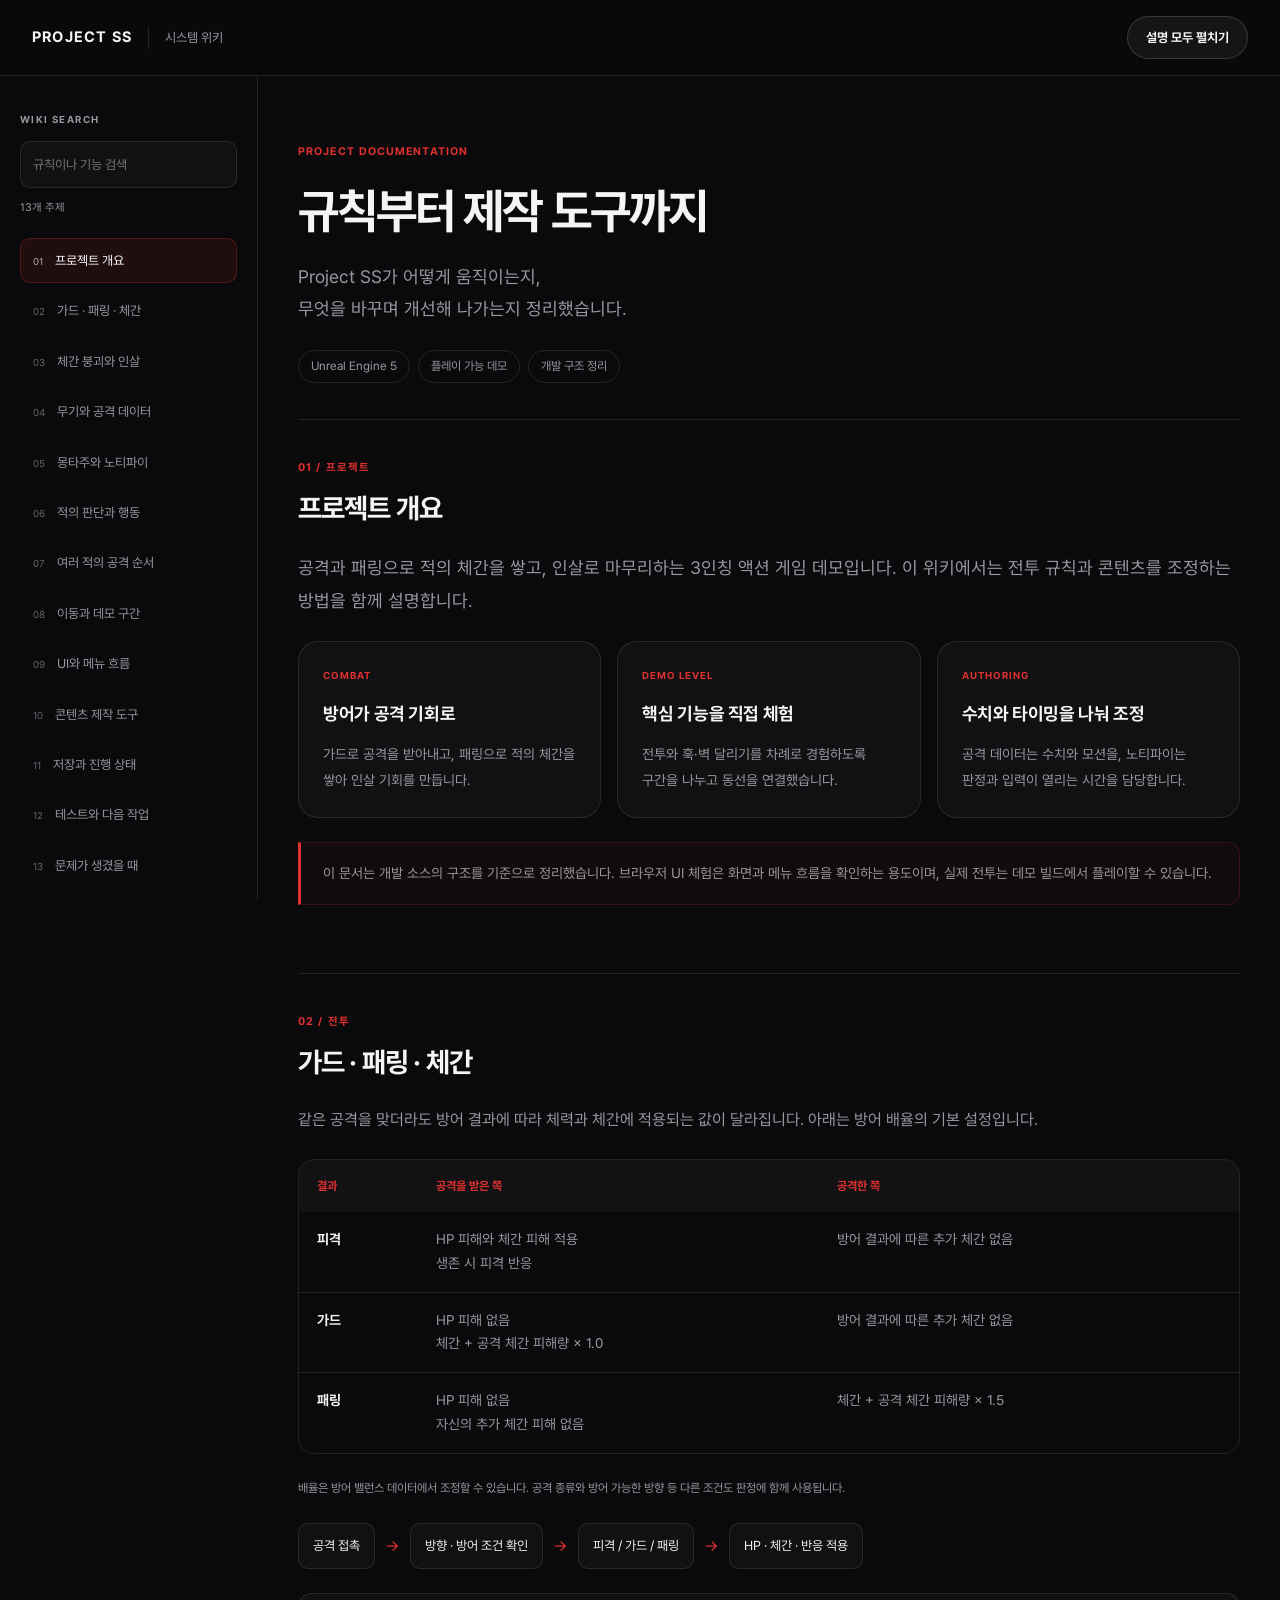
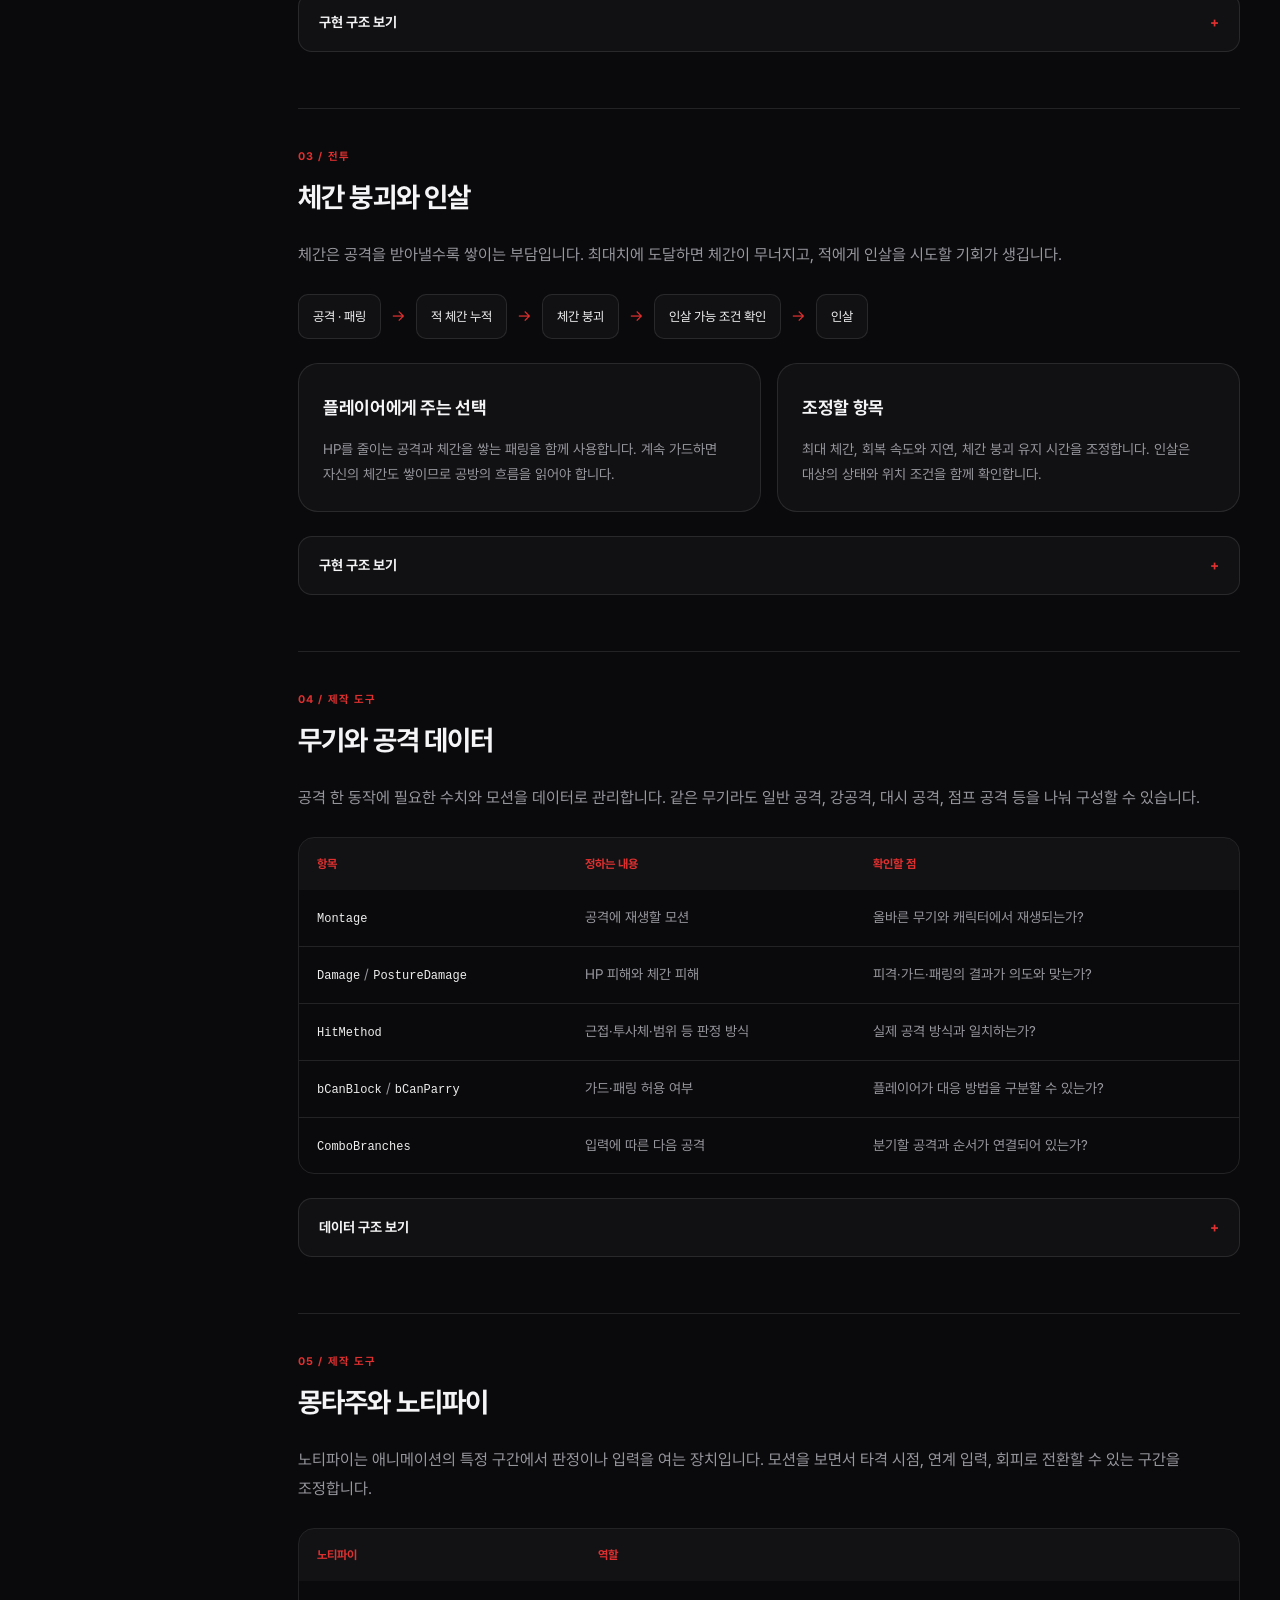
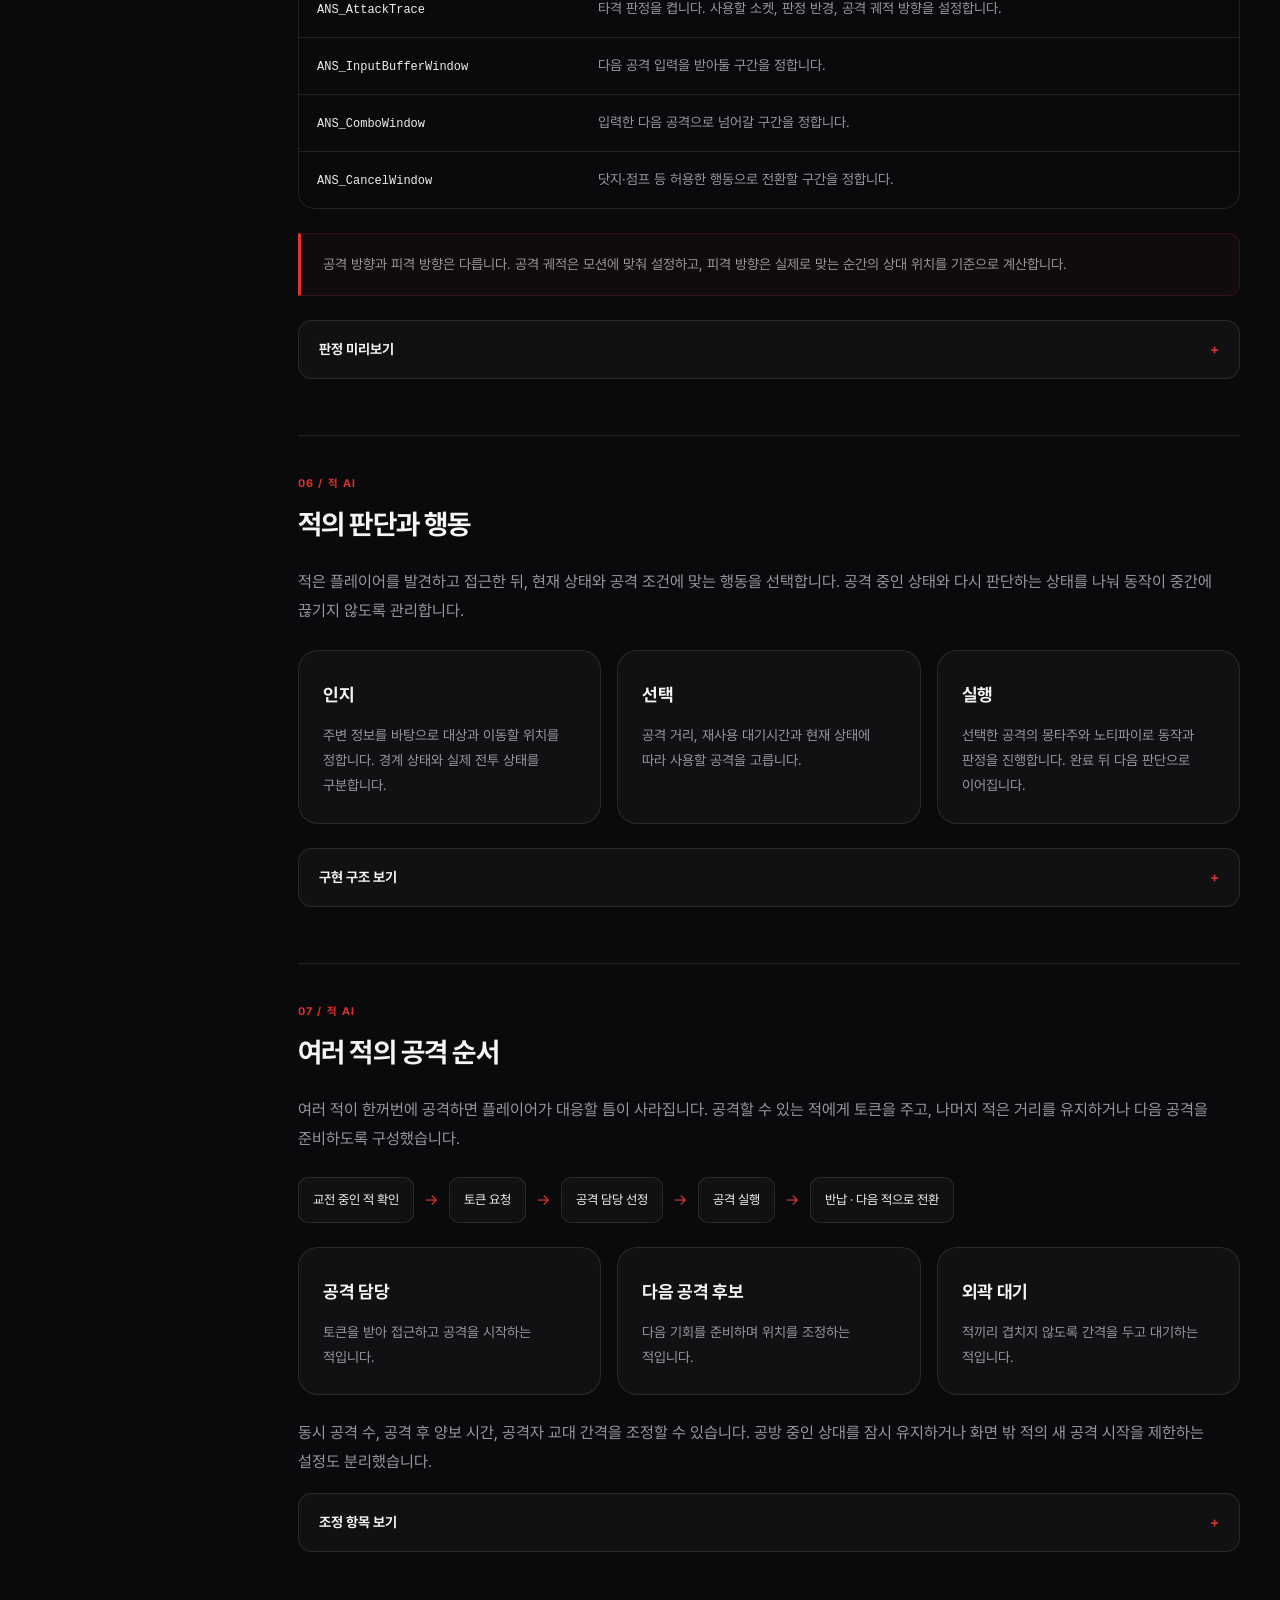
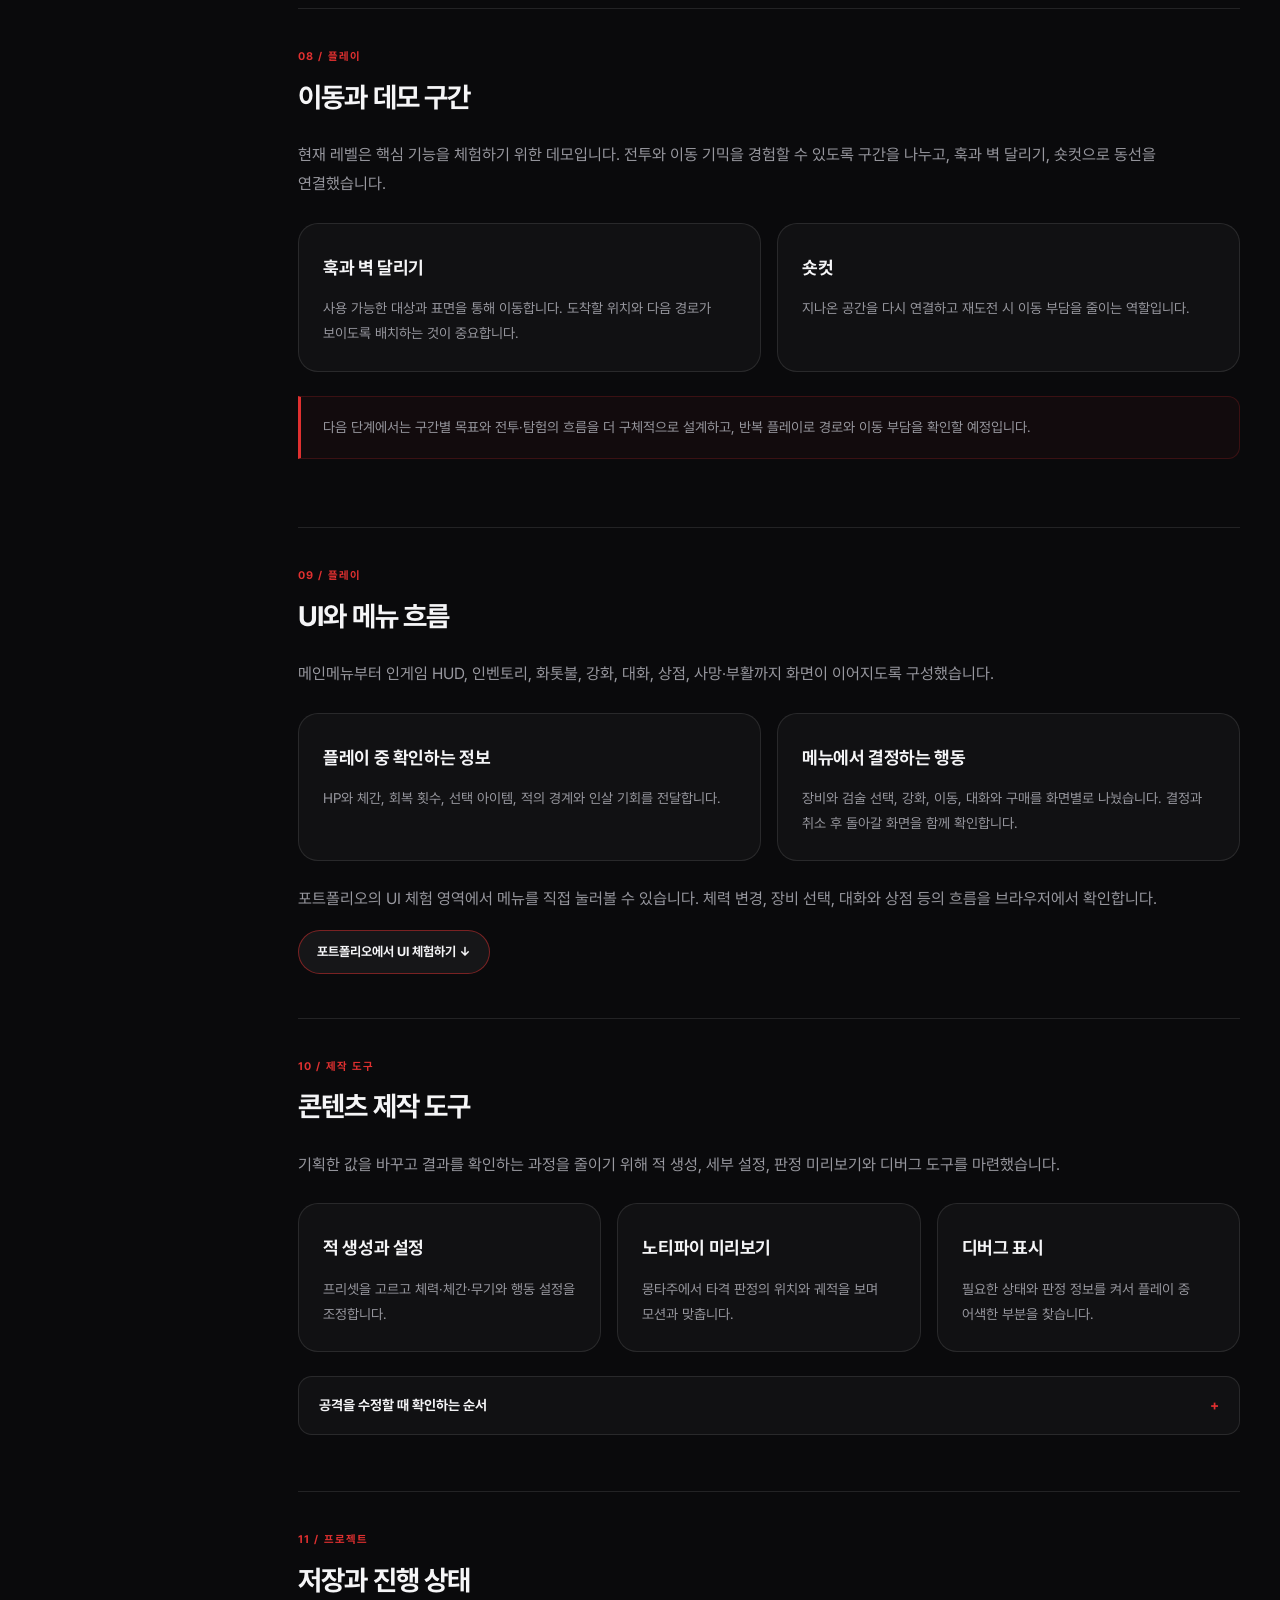
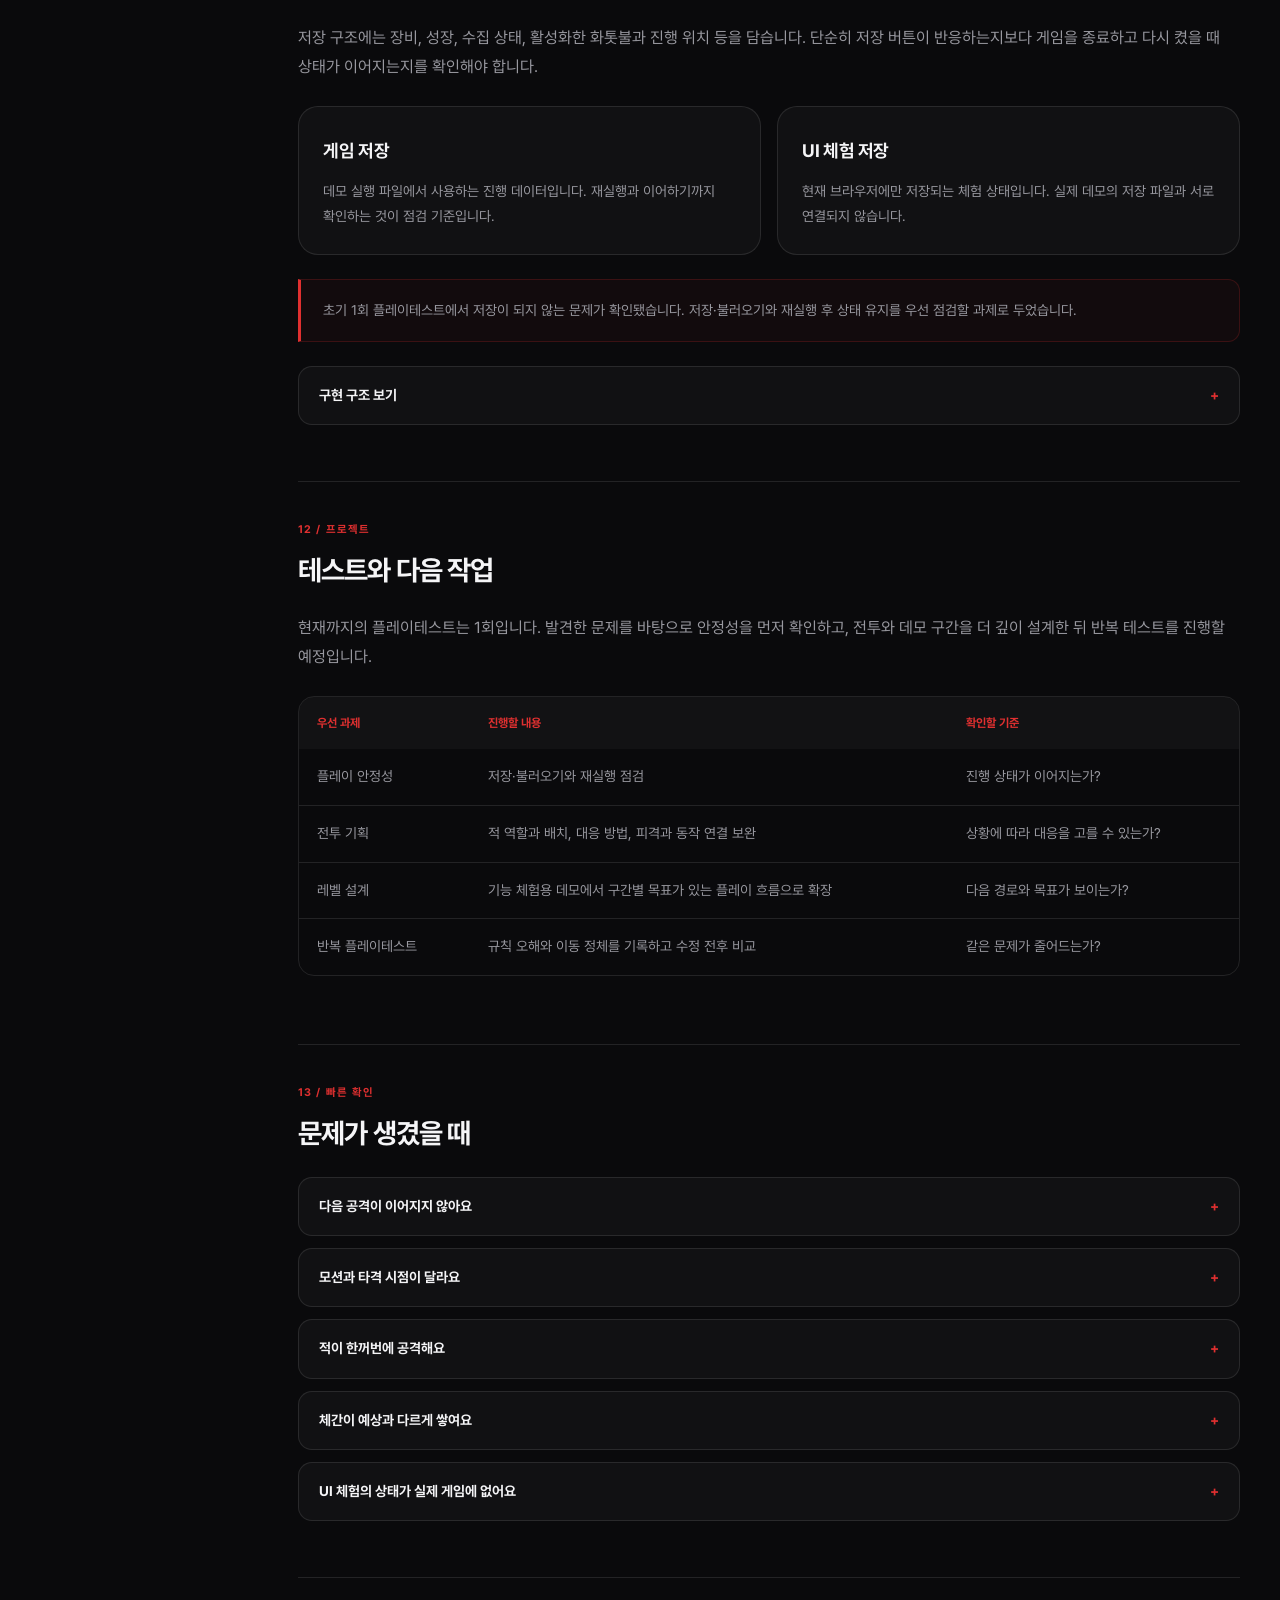
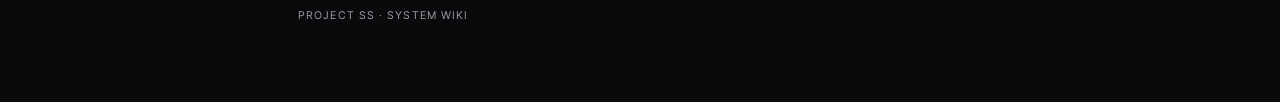
<file: projects/project-ss/wiki/index.html>
<!doctype html>
<html lang="ko"><head><meta charset="utf-8"><meta name="viewport" content="width=device-width,initial-scale=1"><meta name="color-scheme" content="dark"><title>Project SS · 시스템 위키</title><link rel="stylesheet" href="style.css"></head>
<body><a class="skip-link" href="#content">본문으로 이동</a>
<header class="topbar"><div class="brand"><strong>PROJECT SS</strong><span>시스템 위키</span></div><div class="top-actions"><button class="button menu-toggle" id="menu" type="button" aria-expanded="false" aria-controls="sidebar">목차</button><button class="button" id="expand" type="button">설명 모두 펼치기</button></div></header>
<aside class="sidebar" id="sidebar"><label for="search">WIKI SEARCH</label><div class="search-wrap"><input id="search" type="search" placeholder="규칙이나 기능 검색" autocomplete="off"><button type="button" id="clear" aria-label="검색 지우기" hidden>×</button></div><p class="search-result" id="search-result" role="status" aria-live="polite">13개 주제</p><nav aria-label="위키 목차"><a href="#overview" data-section="overview"><span>01</span>프로젝트 개요</a><a href="#combat" data-section="combat"><span>02</span>가드 · 패링 · 체간</a><a href="#execution" data-section="execution"><span>03</span>체간 붕괴와 인살</a><a href="#attack-data" data-section="attack-data"><span>04</span>무기와 공격 데이터</a><a href="#notify" data-section="notify"><span>05</span>몽타주와 노티파이</a><a href="#enemy-ai" data-section="enemy-ai"><span>06</span>적의 판단과 행동</a><a href="#attack-token" data-section="attack-token"><span>07</span>여러 적의 공격 순서</a><a href="#movement" data-section="movement"><span>08</span>이동과 데모 구간</a><a href="#ui" data-section="ui"><span>09</span>UI와 메뉴 흐름</a><a href="#tools" data-section="tools"><span>10</span>콘텐츠 제작 도구</a><a href="#save" data-section="save"><span>11</span>저장과 진행 상태</a><a href="#iteration" data-section="iteration"><span>12</span>테스트와 다음 작업</a><a href="#troubleshooting" data-section="troubleshooting"><span>13</span>문제가 생겼을 때</a></nav><p class="sidebar-foot">게임 기획 · 구현 구조<br>전투 / AI / 제작 도구 / UI</p></aside>
<main id="content"><div class="intro"><span class="eyebrow">PROJECT DOCUMENTATION</span><h1>규칙부터 제작 도구까지</h1><p>Project SS가 어떻게 움직이는지,<br>무엇을 바꾸며 개선해 나가는지 정리했습니다.</p><div class="intro-tags"><span>Unreal Engine 5</span><span>플레이 가능 데모</span><span>개발 구조 정리</span></div></div>
<p class="empty" id="empty" hidden>일치하는 내용이 없습니다. 다른 단어로 검색해 보세요.</p><section id="overview" data-search="프로젝트"><header class="section-head"><span class="eyebrow">01 / 프로젝트</span><h2>프로젝트 개요</h2></header>
<p class="lead">공격과 패링으로 적의 체간을 쌓고, 인살로 마무리하는 3인칭 액션 게임 데모입니다. 이 위키에서는 전투 규칙과 콘텐츠를 조정하는 방법을 함께 설명합니다.</p>
<div class="grid three"><article class="card"><span class="eyebrow">COMBAT</span><h3>방어가 공격 기회로</h3><p>가드로 공격을 받아내고, 패링으로 적의 체간을 쌓아 인살 기회를 만듭니다.</p></article><article class="card"><span class="eyebrow">DEMO LEVEL</span><h3>핵심 기능을 직접 체험</h3><p>전투와 훅·벽 달리기를 차례로 경험하도록 구간을 나누고 동선을 연결했습니다.</p></article><article class="card"><span class="eyebrow">AUTHORING</span><h3>수치와 타이밍을 나눠 조정</h3><p>공격 데이터는 수치와 모션을, 노티파이는 판정과 입력이 열리는 시간을 담당합니다.</p></article></div>
<div class="note">이 문서는 개발 소스의 구조를 기준으로 정리했습니다. 브라우저 UI 체험은 화면과 메뉴 흐름을 확인하는 용도이며, 실제 전투는 데모 빌드에서 플레이할 수 있습니다.</div>
</section><section id="combat" data-search="전투"><header class="section-head"><span class="eyebrow">02 / 전투</span><h2>가드 · 패링 · 체간</h2></header>
<p>같은 공격을 맞더라도 방어 결과에 따라 체력과 체간에 적용되는 값이 달라집니다. 아래는 방어 배율의 기본 설정입니다.</p>
<div class="table-wrap"><table><thead><tr><th>결과</th><th>공격을 받은 쪽</th><th>공격한 쪽</th></tr></thead><tbody><tr><th>피격</th><td>HP 피해와 체간 피해 적용<br>생존 시 피격 반응</td><td>방어 결과에 따른 추가 체간 없음</td></tr><tr><th>가드</th><td>HP 피해 없음<br>체간 + 공격 체간 피해량 × 1.0</td><td>방어 결과에 따른 추가 체간 없음</td></tr><tr><th>패링</th><td>HP 피해 없음<br>자신의 추가 체간 피해 없음</td><td>체간 + 공격 체간 피해량 × 1.5</td></tr></tbody></table></div>
<p class="caption">배율은 방어 밸런스 데이터에서 조정할 수 있습니다. 공격 종류와 방어 가능한 방향 등 다른 조건도 판정에 함께 사용됩니다.</p>
<div class="flow" aria-label="공격 처리 흐름"><span>공격 접촉</span><i>→</i><span>방향 · 방어 조건 확인</span><i>→</i><span>피격 / 가드 / 패링</span><i>→</i><span>HP · 체간 · 반응 적용</span></div>
<details><summary>구현 구조 보기</summary><p><code>AC_Defense</code>가 방어 결과를 결정하고, <code>AC_Health</code>와 <code>AC_Posture</code>가 각각 체력과 체간을 처리합니다. <code>GuardPostureMultiplier</code>, <code>ParrySelfPostureMultiplier</code>, <code>ParryAttackerPostureMultiplier</code>로 배율을 조정합니다.</p></details>
</section><section id="execution" data-search="전투"><header class="section-head"><span class="eyebrow">03 / 전투</span><h2>체간 붕괴와 인살</h2></header>
<p>체간은 공격을 받아낼수록 쌓이는 부담입니다. 최대치에 도달하면 체간이 무너지고, 적에게 인살을 시도할 기회가 생깁니다.</p>
<div class="flow"><span>공격 · 패링</span><i>→</i><span>적 체간 누적</span><i>→</i><span>체간 붕괴</span><i>→</i><span>인살 가능 조건 확인</span><i>→</i><span>인살</span></div>
<div class="grid two"><article class="card"><h3>플레이어에게 주는 선택</h3><p>HP를 줄이는 공격과 체간을 쌓는 패링을 함께 사용합니다. 계속 가드하면 자신의 체간도 쌓이므로 공방의 흐름을 읽어야 합니다.</p></article><article class="card"><h3>조정할 항목</h3><p>최대 체간, 회복 속도와 지연, 체간 붕괴 유지 시간을 조정합니다. 인살은 대상의 상태와 위치 조건을 함께 확인합니다.</p></article></div>
<details><summary>구현 구조 보기</summary><p><code>AC_Posture</code>의 <code>MaxPosture</code>, <code>RecoveryPerSecond</code>, <code>RecoveryDelay</code>, <code>BrokenSeconds</code>가 체간의 흐름을 정합니다. 인살 처리는 <code>AC_Execution</code>이 담당합니다.</p></details>
</section><section id="attack-data" data-search="제작 도구"><header class="section-head"><span class="eyebrow">04 / 제작 도구</span><h2>무기와 공격 데이터</h2></header>
<p>공격 한 동작에 필요한 수치와 모션을 데이터로 관리합니다. 같은 무기라도 일반 공격, 강공격, 대시 공격, 점프 공격 등을 나눠 구성할 수 있습니다.</p>
<div class="table-wrap"><table><thead><tr><th>항목</th><th>정하는 내용</th><th>확인할 점</th></tr></thead><tbody><tr><td><code>Montage</code></td><td>공격에 재생할 모션</td><td>올바른 무기와 캐릭터에서 재생되는가?</td></tr><tr><td><code>Damage</code> / <code>PostureDamage</code></td><td>HP 피해와 체간 피해</td><td>피격·가드·패링의 결과가 의도와 맞는가?</td></tr><tr><td><code>HitMethod</code></td><td>근접·투사체·범위 등 판정 방식</td><td>실제 공격 방식과 일치하는가?</td></tr><tr><td><code>bCanBlock</code> / <code>bCanParry</code></td><td>가드·패링 허용 여부</td><td>플레이어가 대응 방법을 구분할 수 있는가?</td></tr><tr><td><code>ComboBranches</code></td><td>입력에 따른 다음 공격</td><td>분기할 공격과 순서가 연결되어 있는가?</td></tr></tbody></table></div>
<details><summary>데이터 구조 보기</summary><pre><code>FST_WeaponAttackGroup
└─ Attacks[]
   └─ FST_AttackStep
      ├─ Montage
      ├─ Damage / PostureDamage
      ├─ HitMethod
      └─ ComboBranches</code></pre><p>타격이 켜지는 시간과 검이 움직이는 방향은 공격 수치와 분리해 몽타주 노티파이에서 설정합니다.</p></details>
</section><section id="notify" data-search="제작 도구"><header class="section-head"><span class="eyebrow">05 / 제작 도구</span><h2>몽타주와 노티파이</h2></header>
<p>노티파이는 애니메이션의 특정 구간에서 판정이나 입력을 여는 장치입니다. 모션을 보면서 타격 시점, 연계 입력, 회피로 전환할 수 있는 구간을 조정합니다.</p>
<div class="table-wrap"><table><thead><tr><th>노티파이</th><th>역할</th></tr></thead><tbody><tr><td><code>ANS_AttackTrace</code></td><td>타격 판정을 켭니다. 사용할 소켓, 판정 반경, 공격 궤적 방향을 설정합니다.</td></tr><tr><td><code>ANS_InputBufferWindow</code></td><td>다음 공격 입력을 받아둘 구간을 정합니다.</td></tr><tr><td><code>ANS_ComboWindow</code></td><td>입력한 다음 공격으로 넘어갈 구간을 정합니다.</td></tr><tr><td><code>ANS_CancelWindow</code></td><td>닷지·점프 등 허용한 행동으로 전환할 구간을 정합니다.</td></tr></tbody></table></div>
<div class="note">공격 방향과 피격 방향은 다릅니다. 공격 궤적은 모션에 맞춰 설정하고, 피격 방향은 실제로 맞는 순간의 상대 위치를 기준으로 계산합니다.</div>
<details><summary>판정 미리보기</summary><p><code>ANS_AttackTrace</code>에는 몽타주 에디터에서 소켓 위치와 판정 궤적을 보는 기능이 있습니다. 인게임 피해를 적용하지 않고 판정 범위를 확인하는 용도입니다.</p></details>
</section><section id="enemy-ai" data-search="적 AI"><header class="section-head"><span class="eyebrow">06 / 적 AI</span><h2>적의 판단과 행동</h2></header>
<p>적은 플레이어를 발견하고 접근한 뒤, 현재 상태와 공격 조건에 맞는 행동을 선택합니다. 공격 중인 상태와 다시 판단하는 상태를 나눠 동작이 중간에 끊기지 않도록 관리합니다.</p>
<div class="grid three"><article class="card"><h3>인지</h3><p>주변 정보를 바탕으로 대상과 이동할 위치를 정합니다. 경계 상태와 실제 전투 상태를 구분합니다.</p></article><article class="card"><h3>선택</h3><p>공격 거리, 재사용 대기시간과 현재 상태에 따라 사용할 공격을 고릅니다.</p></article><article class="card"><h3>실행</h3><p>선택한 공격의 몽타주와 노티파이로 동작과 판정을 진행합니다. 완료 뒤 다음 판단으로 이어집니다.</p></article></div>
<details><summary>구현 구조 보기</summary><p>적 행동의 상태 흐름은 <code>StickEnemyStateTree</code>, 적별 설정은 <code>StickEnemyData</code>와 구성 데이터에서 관리합니다. 공격 실행과 방어·체간 처리는 공통 전투 컴포넌트를 사용합니다.</p></details>
</section><section id="attack-token" data-search="적 AI"><header class="section-head"><span class="eyebrow">07 / 적 AI</span><h2>여러 적의 공격 순서</h2></header>
<p>여러 적이 한꺼번에 공격하면 플레이어가 대응할 틈이 사라집니다. 공격할 수 있는 적에게 토큰을 주고, 나머지 적은 거리를 유지하거나 다음 공격을 준비하도록 구성했습니다.</p>
<div class="flow"><span>교전 중인 적 확인</span><i>→</i><span>토큰 요청</span><i>→</i><span>공격 담당 선정</span><i>→</i><span>공격 실행</span><i>→</i><span>반납 · 다음 적으로 전환</span></div>
<div class="grid three"><article class="card"><h3>공격 담당</h3><p>토큰을 받아 접근하고 공격을 시작하는 적입니다.</p></article><article class="card"><h3>다음 공격 후보</h3><p>다음 기회를 준비하며 위치를 조정하는 적입니다.</p></article><article class="card"><h3>외곽 대기</h3><p>적끼리 겹치지 않도록 간격을 두고 대기하는 적입니다.</p></article></div>
<p>동시 공격 수, 공격 후 양보 시간, 공격자 교대 간격을 조정할 수 있습니다. 공방 중인 상대를 잠시 유지하거나 화면 밖 적의 새 공격 시작을 제한하는 설정도 분리했습니다.</p>
<details><summary>조정 항목 보기</summary><div class="table-wrap"><table><thead><tr><th>항목</th><th>역할</th></tr></thead><tbody><tr><td><code>MaxAttackTokens</code></td><td>한 대상에게 동시에 공격할 수 있는 수</td></tr><tr><td><code>YieldSeconds</code> / <code>HandoffSeconds</code></td><td>공격 후 양보와 공격자 교대 간격</td></tr><tr><td><code>DuelHoldSeconds</code></td><td>현재 공방 상대를 유지할 시간</td></tr><tr><td><code>bLimitOffscreenAttacks</code></td><td>화면 밖 적의 새로운 공격 시작 제한</td></tr></tbody></table></div><p><code>StickCombatCoordinator</code>가 토큰과 역할 배정을 관리합니다. 현재 헤더의 동시 공격 기본값은 1이며, 실제 배치에서는 설정을 변경할 수 있습니다.</p></details>
</section><section id="movement" data-search="플레이"><header class="section-head"><span class="eyebrow">08 / 플레이</span><h2>이동과 데모 구간</h2></header>
<p>현재 레벨은 핵심 기능을 체험하기 위한 데모입니다. 전투와 이동 기믹을 경험할 수 있도록 구간을 나누고, 훅과 벽 달리기, 숏컷으로 동선을 연결했습니다.</p>
<div class="grid two"><article class="card"><h3>훅과 벽 달리기</h3><p>사용 가능한 대상과 표면을 통해 이동합니다. 도착할 위치와 다음 경로가 보이도록 배치하는 것이 중요합니다.</p></article><article class="card"><h3>숏컷</h3><p>지나온 공간을 다시 연결하고 재도전 시 이동 부담을 줄이는 역할입니다.</p></article></div>
<div class="note">다음 단계에서는 구간별 목표와 전투·탐험의 흐름을 더 구체적으로 설계하고, 반복 플레이로 경로와 이동 부담을 확인할 예정입니다.</div>
</section><section id="ui" data-search="플레이"><header class="section-head"><span class="eyebrow">09 / 플레이</span><h2>UI와 메뉴 흐름</h2></header>
<p>메인메뉴부터 인게임 HUD, 인벤토리, 화톳불, 강화, 대화, 상점, 사망·부활까지 화면이 이어지도록 구성했습니다.</p>
<div class="grid two"><article class="card"><h3>플레이 중 확인하는 정보</h3><p>HP와 체간, 회복 횟수, 선택 아이템, 적의 경계와 인살 기회를 전달합니다.</p></article><article class="card"><h3>메뉴에서 결정하는 행동</h3><p>장비와 검술 선택, 강화, 이동, 대화와 구매를 화면별로 나눴습니다. 결정과 취소 후 돌아갈 화면을 함께 확인합니다.</p></article></div>
<p>포트폴리오의 UI 체험 영역에서 메뉴를 직접 눌러볼 수 있습니다. 체력 변경, 장비 선택, 대화와 상점 등의 흐름을 브라우저에서 확인합니다.</p>
<button class="button accent" type="button" id="open-ui">포트폴리오에서 UI 체험하기 ↓</button>
</section><section id="tools" data-search="제작 도구"><header class="section-head"><span class="eyebrow">10 / 제작 도구</span><h2>콘텐츠 제작 도구</h2></header>
<p>기획한 값을 바꾸고 결과를 확인하는 과정을 줄이기 위해 적 생성, 세부 설정, 판정 미리보기와 디버그 도구를 마련했습니다.</p>
<div class="grid three"><article class="card"><h3>적 생성과 설정</h3><p>프리셋을 고르고 체력·체간·무기와 행동 설정을 조정합니다.</p></article><article class="card"><h3>노티파이 미리보기</h3><p>몽타주에서 타격 판정의 위치와 궤적을 보며 모션과 맞춥니다.</p></article><article class="card"><h3>디버그 표시</h3><p>필요한 상태와 판정 정보를 켜서 플레이 중 어색한 부분을 찾습니다.</p></article></div>
<details><summary>공격을 수정할 때 확인하는 순서</summary><ol><li>수정하려는 공격과 재현 조건을 정합니다.</li><li>공격 데이터에서 수치와 모션을 확인합니다.</li><li>몽타주에서 타격·입력·전환 구간을 조정합니다.</li><li>같은 조건으로 실행해 변경 전후를 비교합니다.</li></ol></details>
</section><section id="save" data-search="프로젝트"><header class="section-head"><span class="eyebrow">11 / 프로젝트</span><h2>저장과 진행 상태</h2></header>
<p>저장 구조에는 장비, 성장, 수집 상태, 활성화한 화톳불과 진행 위치 등을 담습니다. 단순히 저장 버튼이 반응하는지보다 게임을 종료하고 다시 켰을 때 상태가 이어지는지를 확인해야 합니다.</p>
<div class="grid two"><article class="card"><h3>게임 저장</h3><p>데모 실행 파일에서 사용하는 진행 데이터입니다. 재실행과 이어하기까지 확인하는 것이 점검 기준입니다.</p></article><article class="card"><h3>UI 체험 저장</h3><p>현재 브라우저에만 저장되는 체험 상태입니다. 실제 데모의 저장 파일과 서로 연결되지 않습니다.</p></article></div>
<div class="note">초기 1회 플레이테스트에서 저장이 되지 않는 문제가 확인됐습니다. 저장·불러오기와 재실행 후 상태 유지를 우선 점검할 과제로 두었습니다.</div>
<details><summary>구현 구조 보기</summary><p><code>StickSaveGame</code>에는 장비, 강화, 화톳불, 수집품과 진행 관련 필드가 있습니다. 슬롯 관리는 <code>StickSaveSlotSubsystem</code>에서 담당합니다. 구조가 있다는 사실과 실제 빌드에서 정상적으로 이어지는지는 구분해 확인합니다.</p></details>
</section><section id="iteration" data-search="프로젝트"><header class="section-head"><span class="eyebrow">12 / 프로젝트</span><h2>테스트와 다음 작업</h2></header>
<p>현재까지의 플레이테스트는 1회입니다. 발견한 문제를 바탕으로 안정성을 먼저 확인하고, 전투와 데모 구간을 더 깊이 설계한 뒤 반복 테스트를 진행할 예정입니다.</p>
<div class="table-wrap"><table><thead><tr><th>우선 과제</th><th>진행할 내용</th><th>확인할 기준</th></tr></thead><tbody><tr><td>플레이 안정성</td><td>저장·불러오기와 재실행 점검</td><td>진행 상태가 이어지는가?</td></tr><tr><td>전투 기획</td><td>적 역할과 배치, 대응 방법, 피격과 동작 연결 보완</td><td>상황에 따라 대응을 고를 수 있는가?</td></tr><tr><td>레벨 설계</td><td>기능 체험용 데모에서 구간별 목표가 있는 플레이 흐름으로 확장</td><td>다음 경로와 목표가 보이는가?</td></tr><tr><td>반복 플레이테스트</td><td>규칙 오해와 이동 정체를 기록하고 수정 전후 비교</td><td>같은 문제가 줄어드는가?</td></tr></tbody></table></div>
</section><section id="troubleshooting" data-search="빠른 확인"><header class="section-head"><span class="eyebrow">13 / 빠른 확인</span><h2>문제가 생겼을 때</h2></header>
<details><summary>다음 공격이 이어지지 않아요</summary><p>공격 그룹의 다음 동작이 있는지 확인한 뒤 입력을 받아두는 구간과 다음 공격으로 넘어가는 구간을 차례로 봅니다. <code>ANS_InputBufferWindow</code>와 <code>ANS_ComboWindow</code>를 확인합니다.</p></details>
<details><summary>모션과 타격 시점이 달라요</summary><p>몽타주의 타격 구간, 판정에 사용하는 소켓과 반경을 확인합니다. 판정 미리보기로 검이나 손의 실제 움직임과 겹치는지 봅니다.</p></details>
<details><summary>적이 한꺼번에 공격해요</summary><p>그룹 토큰 사용 여부, 동시 공격 수와 토큰 반환을 확인합니다. 같은 교전으로 인식되는 적인지도 함께 확인합니다.</p></details>
<details><summary>체간이 예상과 다르게 쌓여요</summary><p>공격의 체간 피해량과 방어 결과를 먼저 확인합니다. 그다음 방어 데이터의 가드·패링 배율과 회복 조건을 봅니다.</p></details>
<details><summary>UI 체험의 상태가 실제 게임에 없어요</summary><p>브라우저 UI 체험과 게임 빌드는 저장 공간이 다릅니다. UI 체험에서 바꾼 체력이나 장비는 실제 게임에 적용되지 않습니다.</p></details>
</section><footer>PROJECT SS · SYSTEM WIKI</footer></main><script src="wiki.js"></script></body></html>
</file>
<file: projects/project-ss/wiki/style.css>
@font-face{font-family:Pretendard;src:url(../ui/Fonts/Pretendard-Regular.otf) format('opentype');font-weight:400;font-display:swap}
@font-face{font-family:Pretendard;src:url(../ui/Fonts/Pretendard-Bold.otf) format('opentype');font-weight:700 900;font-display:swap}
:root{--bg:#0a0a0c;--fg:#f5f5f7;--muted:#9999a0;--accent:#e03030;--line:rgba(255,255,255,.1);--card:rgba(255,255,255,.03);color-scheme:dark}
*{box-sizing:border-box}html{scroll-behavior:smooth;scroll-padding-top:92px}body{margin:0;background:var(--bg);color:var(--fg);font:16px/1.8 Pretendard,-apple-system,sans-serif;word-break:keep-all}button,input{font:inherit}button,a,input{outline-offset:4px}a{color:inherit;text-decoration:none}button{cursor:pointer}button:focus-visible,a:focus-visible,input:focus-visible{outline:2px solid var(--accent)}[hidden]{display:none!important}.skip-link{position:fixed;left:16px;top:-60px;z-index:80;background:#fff;color:#000;padding:8px 16px}.skip-link:focus{top:10px}
.topbar{height:76px;position:fixed;inset:0 0 auto;z-index:40;display:flex;align-items:center;justify-content:space-between;gap:20px;padding:0 32px;border-bottom:1px solid var(--line);background:rgba(10,10,12,.97)}.brand{display:flex;gap:16px;align-items:center}.brand strong{font-size:15px;letter-spacing:.08em}.brand span{font-size:13px;color:var(--muted);border-left:1px solid var(--line);padding-left:16px}.top-actions{display:flex;gap:10px}.button{display:inline-flex;align-items:center;justify-content:center;padding:9px 18px;min-height:40px;border:1px solid rgba(255,255,255,.15);border-radius:30px;color:var(--fg);background:rgba(255,255,255,.05);font-size:13px;font-weight:700}.button:hover{background:#fff;color:#000}.button.accent{border-color:rgba(224,48,48,.5)}.menu-toggle{display:none}
.sidebar{position:fixed;top:76px;bottom:0;left:0;width:258px;padding:28px 20px;overflow:auto;border-right:1px solid var(--line);background:var(--bg);z-index:30}.sidebar label{font-size:10px;letter-spacing:.14em;color:var(--muted);font-weight:700}.search-wrap{position:relative;margin-top:8px}.search-wrap input{width:100%;border:1px solid var(--line);border-radius:10px;padding:11px 34px 11px 12px;background:var(--card);color:var(--fg);font-size:13px;min-height:44px}.search-wrap button{position:absolute;right:6px;top:5px;background:none;border:0;color:var(--muted);font-size:24px}.search-result{font-size:11px;color:var(--muted);margin:10px 0 20px}.sidebar nav{display:flex;flex-direction:column;gap:5px}.sidebar nav a{font-size:13px;padding:10px 12px;display:flex;gap:12px;border-radius:10px;color:var(--muted);border:1px solid transparent}.sidebar nav span{font-size:10px;opacity:.65;padding-top:3px}.sidebar nav a:hover{color:#fff;background:var(--card)}.sidebar nav a.active{color:#fff;background:rgba(224,48,48,.1);border-color:rgba(224,48,48,.25)}.sidebar-foot{font-size:11px;color:var(--muted);margin-top:32px;padding-top:20px;border-top:1px solid var(--line)}
main{margin-left:258px;padding:116px 40px 48px;max-width:1530px}.intro{padding:20px 0 36px}.eyebrow{font-size:11px;font-weight:700;letter-spacing:.1em;color:var(--accent)}h1{font-size:clamp(30px,4vw,48px);line-height:1.25;letter-spacing:-.04em;margin:16px 0 20px}.intro p{font-size:18px;color:var(--muted);line-height:1.8}.intro-tags{display:flex;flex-wrap:wrap;gap:8px;margin-top:24px}.intro-tags span{font-size:12px;color:var(--muted);border:1px solid var(--line);border-radius:20px;padding:5px 12px}section{padding:32px 0 44px;border-top:1px solid var(--line);scroll-margin-top:92px}.section-head{margin-bottom:24px}h2{font-size:28px;letter-spacing:-.03em;line-height:1.4;margin:8px 0}h3{font-size:18px;margin:4px 0 12px;letter-spacing:-.02em}p{color:var(--muted);margin:16px 0;overflow-wrap:break-word}.lead{font-size:18px}strong{color:var(--fg)}.grid{display:grid;gap:16px;margin:24px 0}.two{grid-template-columns:repeat(2,minmax(0,1fr))}.three{grid-template-columns:repeat(3,minmax(0,1fr))}.card{background:var(--card);border:1px solid var(--line);border-radius:20px;padding:24px;min-width:0}.card p{font-size:14px;margin:0}.card .eyebrow{display:block;margin-bottom:14px;font-size:10px}.note{padding:18px 22px;border:1px solid rgba(224,48,48,.2);border-left:3px solid var(--accent);border-radius:0 12px 12px 0;background:rgba(224,48,48,.04);font-size:14px;color:var(--muted);margin:24px 0}.table-wrap{overflow:auto;border:1px solid var(--line);border-radius:16px;margin:24px 0}table{width:100%;border-collapse:collapse;min-width:560px;font-size:14px;line-height:1.7}th,td{text-align:left;padding:16px 18px;border-bottom:1px solid var(--line);vertical-align:top}thead th{color:var(--accent);font-size:12px;background:var(--card)}tbody th{white-space:nowrap}td{color:var(--muted)}tr:last-child td,tr:last-child th{border-bottom:0}.caption{font-size:12px}.flow{display:flex;flex-wrap:wrap;align-items:center;gap:10px;margin:24px 0}.flow span{background:var(--card);border:1px solid var(--line);border-radius:10px;padding:10px 14px;font-size:13px}.flow i{font-style:normal;color:var(--accent)}details{border:1px solid var(--line);border-radius:14px;padding:16px 20px;margin:12px 0;background:var(--card)}summary{cursor:pointer;font-size:14px;font-weight:700;list-style:none;display:flex;gap:20px;justify-content:space-between}summary::-webkit-details-marker{display:none}summary:after{content:'+';color:var(--accent)}details[open] summary:after{content:'−'}details p,details li{font-size:14px;color:var(--muted)}code{font:12px/1.65 Consolas,monospace;color:#eee;overflow-wrap:anywhere}pre{background:#101013;border:1px solid var(--line);border-radius:10px;padding:20px;overflow:auto;white-space:pre;line-height:1.7}ol{padding-left:24px}footer{font-size:11px;letter-spacing:.1em;color:var(--muted);border-top:1px solid var(--line);padding:28px 0}.empty{padding:24px;border:1px solid var(--line);border-radius:12px}
@media(max-width:1100px){.three{grid-template-columns:1fr}.two{grid-template-columns:1fr}}
@media(max-width:900px){.topbar{padding:0 20px;height:68px}.menu-toggle{display:inline-flex}.sidebar{top:68px;width:270px;transform:translateX(-100%);transition:transform .2s;box-shadow:15px 0 60px #0008}.sidebar.open{transform:translateX(0)}main{margin-left:0;padding:96px 24px 36px}.intro{padding-top:0}.top-actions{gap:8px}section{scroll-margin-top:84px}}
@media(max-width:520px){body{font-size:15px}.topbar{padding:0 14px}.brand{gap:0}.brand strong{font-size:12px}.brand span{display:none}.topbar .button{font-size:11px;padding:8px 12px}main{padding:92px 18px 28px}h2{font-size:24px}.card{padding:20px}.lead,.intro p{font-size:16px}.flow span{font-size:12px}details{padding:15px}.note{padding:16px}}
@media(prefers-reduced-motion:reduce){html{scroll-behavior:auto}.sidebar{transition:none}}
</file>
